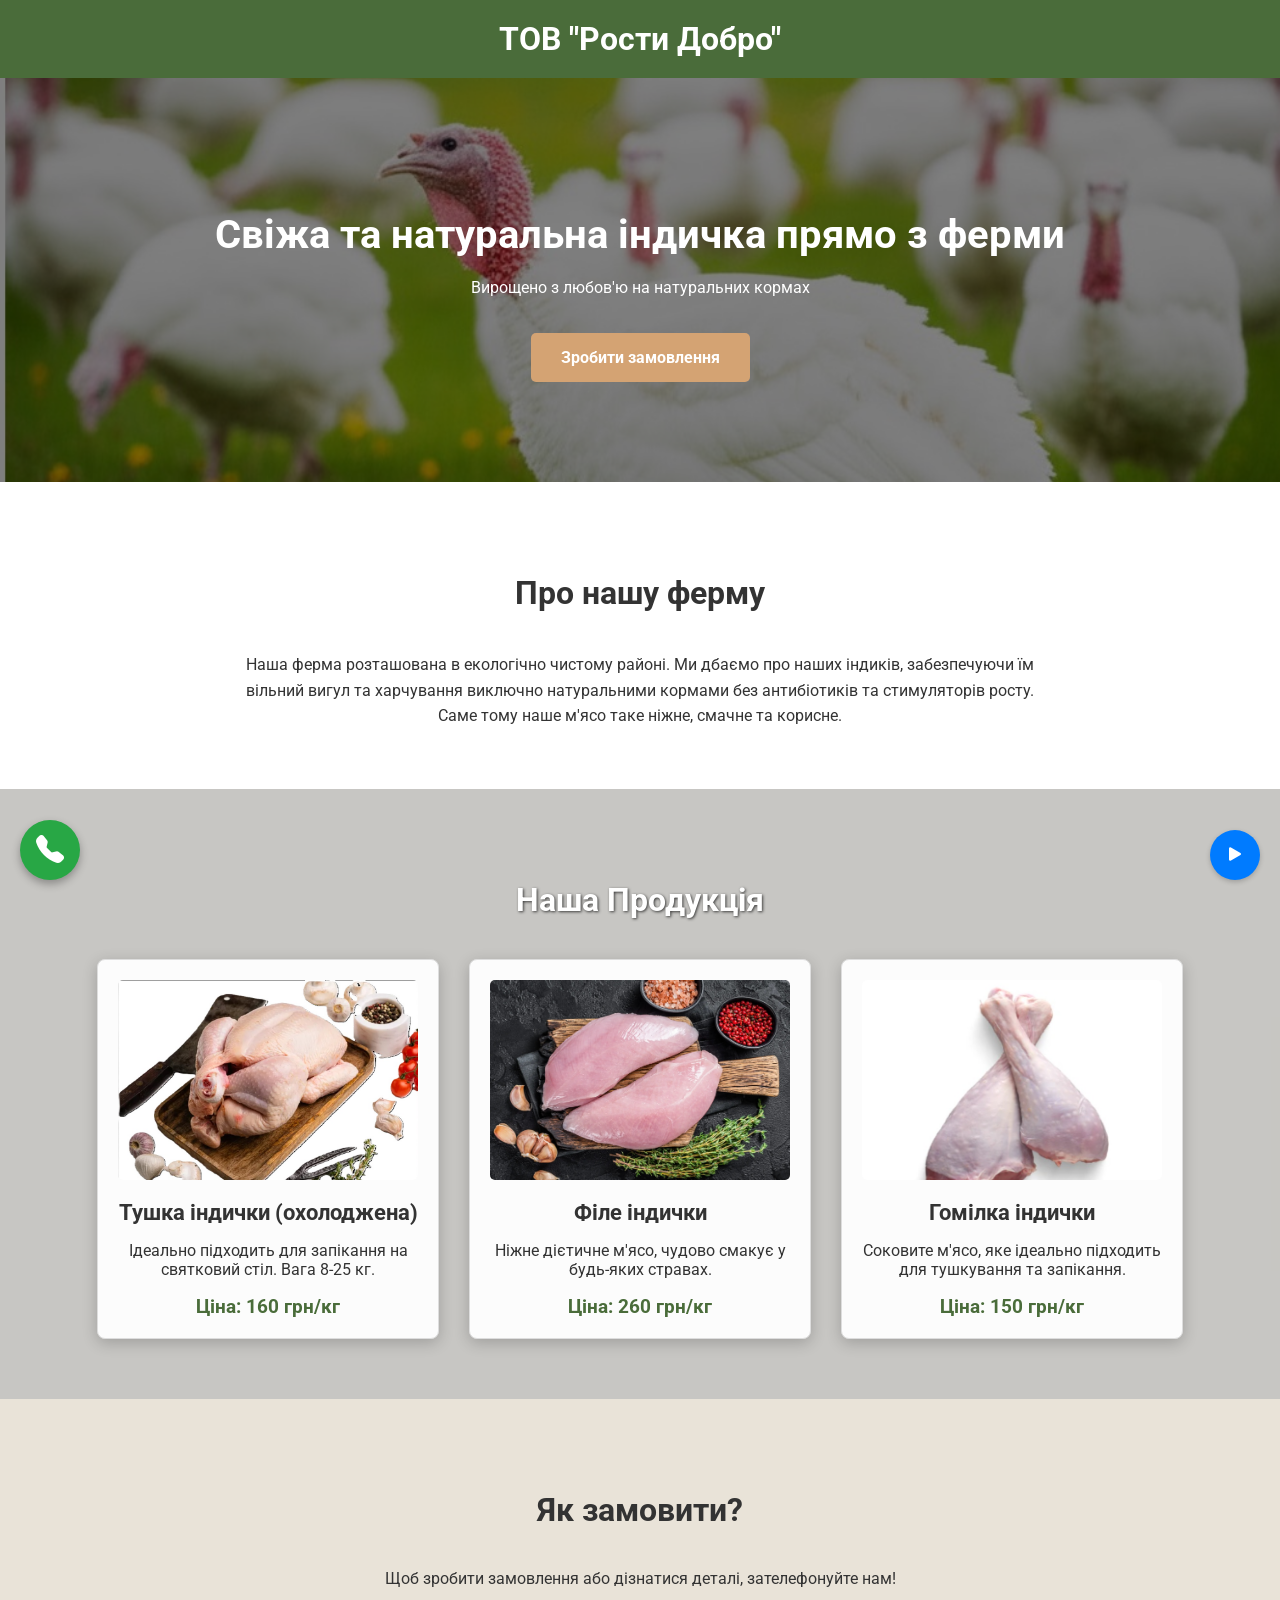
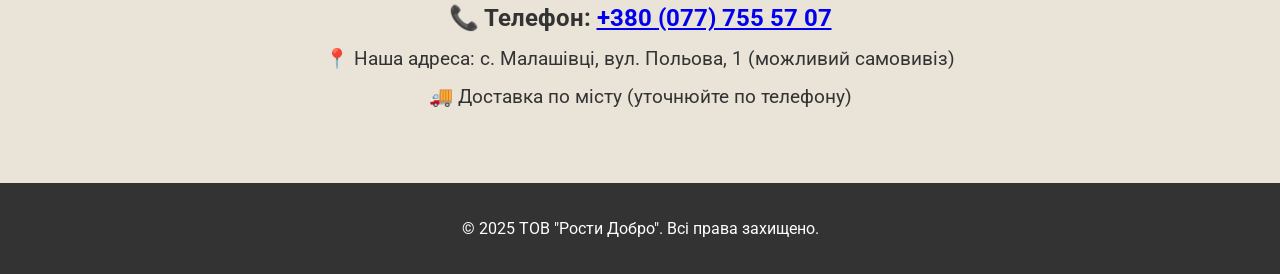
<file: index.html>
<!DOCTYPE html>
<html lang="uk">
<head>
    <meta charset="UTF-8">
    <meta name="viewport" content="width=device-width, initial-scale=1.0">
    
    <title>Ферма "Подільська Індичка" | М'ясо індички | Хмельницький</title>
    <meta name="description" content="ТОВ 'Рости Добро' - ферма індиків у Хмельницькому регіоні (с. Малашівці). Пропонуємо свіже, екологічно чисте м'ясо індички: тушки, філе, гомілки. Доставка та самовивіз.">
    <meta name="keywords" content="ферма індиків, індичка Хмельницький, купити індичку, свіже м'ясо птиці, Рости Добро, Малашівці">

    <link rel="stylesheet" href="style.css">
    <link href="https://fonts.googleapis.com/css2?family=Roboto:wght@400;700&display=swap" rel="stylesheet">
    <link rel="stylesheet" href="https://cdn.jsdelivr.net/npm/bootstrap-icons@1.8.1/font/bootstrap-icons.css">
    
    <style>
        #sound-toggle-btn {
            position: fixed;
            bottom: 20px;
            right: 20px;
            width: 50px;
            height: 50px;
            border-radius: 50%;
            background-color: #007bff;
            color: white;
            border: none;
            font-size: 24px;
            display: flex;
            align-items: center;
            justify-content: center;
            cursor: pointer;
            z-index: 1000;
            box-shadow: 0 2px 5px rgba(0,0,0,0.2);
        }
        .call-button-floating {
            position: fixed;
            bottom: 20px;
            left: 20px;
            width: 60px;
            height: 60px;
            background-color: #28a745;
            color: white;
            border-radius: 50%;
            display: flex;
            align-items: center;
            justify-content: center;
            font-size: 28px;
            text-decoration: none;
            box-shadow: 0 4px 8px rgba(0,0,0,0.3);
            z-index: 1000;
            transition: transform 0.2s ease-in-out;
        }
        .call-button-floating:hover {
            transform: scale(1.1);
            color: white;
        }

        /* --- ОНОВЛЕНІ СТИЛІ ДЛЯ СЕКЦІЇ ПРОДУКЦІЇ --- */
        .products {
            /* Встановлюємо НОВЕ фонове зображення - трава */
            background-image: url('https://images.pexels.com/photos/413195/pexels-photo-413195.jpeg?auto=compress&cs=tinysrgb&w=1260&h=750&dpr=2');
            background-size: cover; /* Розтягуємо зображення */
            background-position: center center; /* Центруємо */
            background-attachment: fixed; /* Ефект паралаксу */
            padding: 60px 0;
            position: relative; /* Потрібно для шару затемнення */
        }
        
        /* Шар затемнення для кращої читабельності заголовка */
        .products::before {
            content: '';
            position: absolute;
            top: 0; left: 0; right: 0; bottom: 0;
            background-color: rgba(0, 0, 0, 0.2); /* Зробимо затемнення трохи світлішим */
            z-index: 1;
        }

        /* Робимо так, щоб контент був над шаром затемнення */
        .products .container {
            position: relative;
            z-index: 2;
        }
        
        /* Заголовок секції робимо білим, щоб його було видно на фоні */
        .products h3 {
             color: white;
             text-shadow: 1px 1px 3px rgba(0,0,0,0.7);
        }

        .products .product-card {
            background-color: rgba(255, 255, 255, 0.95);
            border-radius: 8px;
            box-shadow: 0 4px 15px rgba(0,0,0,0.2);
        }
        /* --- КІНЕЦЬ ОНОВЛЕНИХ СТИЛІВ --- */
    </style>
</head>
<body>

    <header>
        <div class="container">
            <h1>ТОВ "Рости Добро"</h1>
        </div>
    </header>

    <main>
        <section class="hero">
            <div class="container">
                <h2>Свіжа та натуральна індичка прямо з ферми</h2>
                <p>Вирощено з любов'ю на натуральних кормах</p>
                <a href="#contacts" class="cta-button">Зробити замовлення</a>
            </div>
        </section>

        <section id="about" class="about-us">
            <div class="container">
                <h3>Про нашу ферму</h3>
                <p>Наша ферма розташована в екологічно чистому районі. Ми дбаємо про наших індиків, забезпечуючи їм вільний вигул та харчування виключно натуральними кормами без антибіотиків та стимуляторів росту. Саме тому наше м'ясо таке ніжне, смачне та корисне.</p>
            </div>
        </section>
        
        <section id="products" class="products">
            <div class="container">
                <h3>Наша Продукція</h3>
                <div class="products-grid">
                    <div class="product-card">
                        <img src="images/turkey-carcass.jpg" alt="Тушка індички">
                        <h4>Тушка індички (охолоджена)</h4>
                        <p>Ідеально підходить для запікання на святковий стіл. Вага 8-25 кг.</p>
                        <div class="price">Ціна: 160 грн/кг</div>
                    </div>
                    <div class="product-card">
                        <img src="images/turkey-fillet.jpg" alt="Філе індички">
                        <h4>Філе індички</h4>
                        <p>Ніжне дієтичне м'ясо, чудово смакує у будь-яких стравах.</p>
                        <div class="price">Ціна: 260 грн/кг</div>
                    </div>
                    <div class="product-card">
                        <img src="images/turkey-leg.jpg" alt="Гомілка індички">
                        <h4>Гомілка індички</h4>
                        <p>Соковите м'ясо, яке ідеально підходить для тушкування та запікання.</p>
                        <div class="price">Ціна: 150 грн/кг</div>
                    </div>
                </div>
            </div>
        </section>
        
        <section id="contacts" class="contacts">
            <div class="container">
                <h3>Як замовити?</h3>
                <p>Щоб зробити замовлення або дізнатися деталі, зателефонуйте нам!</p>
                <div class="contact-info">
                    <p class="phone">📞 Телефон: <a href="tel:+380777555707">+380 (077) 755 57 07</a></p>
                    <p class="address">📍 Наша адреса: с. Малашівці, вул. Польова, 1 (можливий самовивіз)</p>
                    <p class="delivery">🚚 Доставка по місту (уточнюйте по телефону)</p>
                </div>
            </div>
        </section>
    </main>

    <footer>
        <div class="container">
            <p>&copy; 2025 ТОВ "Рости Добро". Всі права захищено.</p>
        </div>
    </footer>

    <a href="tel:+380777555707" class="call-button-floating" aria-label="Зателефонувати зараз">
        <i class="bi bi-telephone-fill"></i>
    </a>

    <audio id="backgroundMusic" loop>
      <source src="https://files.catbox.moe/0by88h.mp3">
    </audio>

    <button id="sound-toggle-btn">
        <i class="bi bi-play-fill"></i>
    </button>
    
    <script>
        const music = document.getElementById('backgroundMusic');
        const soundBtn = document.getElementById('sound-toggle-btn');
        const playIcon = '<i class="bi bi-play-fill"></i>';
        const pauseIcon = '<i class="bi bi-pause-fill"></i>';

        soundBtn.addEventListener('click', () => {
            if (music.paused) {
                music.play().catch(e => console.error("Error playing audio:", e));
                music.muted = false;
                soundBtn.innerHTML = pauseIcon;
            } else {
                music.pause();
                soundBtn.innerHTML = playIcon;
            }
        });
    </script>
    </body>
</html>
</file>
<file: style.css>
/* Загальні стилі для всього сайту */
body {
    font-family: 'Roboto', sans-serif;
    margin: 0;
    padding: 0;
    background-color: #f9f7f3;
    color: #333;
}

.container {
    width: 90%;
    max-width: 1100px;
    margin: 0 auto;
}

/* Шапка сайту */
header {
    background-color: #4a6c3a;
    color: white;
    padding: 20px 0;
    text-align: center;
}

header h1 {
    margin: 0;
    font-size: 2em;
}

/* Секція: Головний екран */
.hero {
    background-image: linear-gradient(rgba(0, 0, 0, 0.5), rgba(0, 0, 0, 0.5)), url('images/farm-background.jpg');
    background-size: cover;
    background-position: center;
    color: white;
    text-align: center;
    padding: 100px 20px;
}

.hero h2 {
    font-size: 2.5em;
    margin-bottom: 20px;
}

.cta-button {
    display: inline-block;
    background-color: #d4a373;
    color: white;
    padding: 15px 30px;
    text-decoration: none;
    font-weight: bold;
    border-radius: 5px;
    margin-top: 20px;
    transition: background-color 0.3s;
}

.cta-button:hover {
    background-color: #b38656;
}

/* Загальні стилі для секцій */
section {
    padding: 60px 0;
}

section h3 {
    text-align: center;
    font-size: 2em;
    margin-bottom: 40px;
}

/* Секція "Про нас" */
.about-us {
    background-color: #ffffff;
    text-align: center;
}
.about-us p {
    max-width: 800px;
    margin: 0 auto;
    line-height: 1.6;
}

/* Секція "Продукція" */
.products-grid {
    display: flex;
    justify-content: center;
    gap: 30px;
    flex-wrap: wrap;
}

.product-card {
    background-color: white;
    border: 1px solid #ddd;
    border-radius: 8px;
    width: 300px;
    text-align: center;
    padding: 20px;
    box-shadow: 0 4px 8px rgba(0,0,0,0.1);
}

.product-card img {
    width: 100%;
    height: 200px;
    object-fit: cover;
    border-radius: 5px;
}

.product-card h4 {
    font-size: 1.4em;
    margin: 15px 0 10px;
}

.product-card .price {
    font-size: 1.2em;
    font-weight: bold;
    color: #4a6c3a;
    margin-top: 15px;
}

/* Секція "Контакти" */
.contacts {
    background-color: #e9e3d8;
    text-align: center;
}
.contact-info p {
    font-size: 1.2em;
    margin: 15px 0;
}
.contact-info .phone {
    font-size: 1.5em;
    font-weight: bold;
}

/* Підвал */
footer {
    background-color: #333;
    color: white;
    text-align: center;
    padding: 20px 0;
}
</file>
